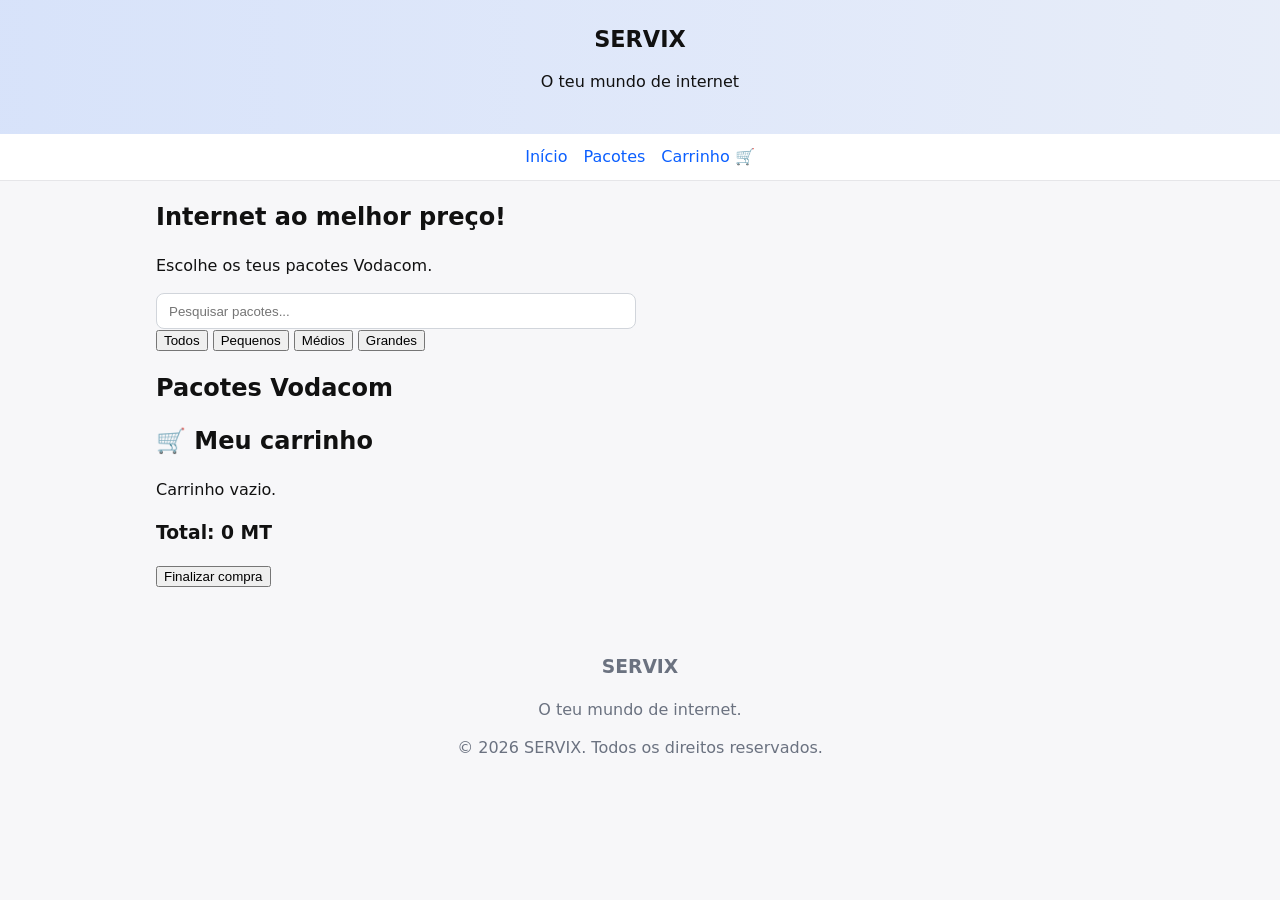
<file: index.html>
<!DOCTYPE html>
<html lang="pt">
<head>
<meta charset="UTF-8">
<meta name="viewport" content="width=device-width, initial-scale=1.0">
<title>SERVIX - Loja Digital</title>
<link rel="stylesheet" href="style.css">
</head>
<body>

<header>
    <h1>SERVIX</h1>
    <p>O teu mundo de internet</p>
</header>

<nav>
    <a href="#inicio">Início</a>
    <a href="#packages">Pacotes</a>
    <a href="#carrinho">Carrinho 🛒</a>
</nav>

<main id="inicio">

    <section class="boas-vindas">
        <h2>Internet ao melhor preço!</h2>
        <p>Escolhe os teus pacotes Vodacom.</p>
    </section>

    <input
        type="search"
        id="pesquisa"
        placeholder="Pesquisar pacotes..."
    >

    <div class="categorias">
        <button onclick="filtrar('todos')">Todos</button>
        <button onclick="filtrar('pequenos')">Pequenos</button>
        <button onclick="filtrar('medios')">Médios</button>
        <button onclick="filtrar('grandes')">Grandes</button>
    </div>

    <h2>Pacotes Vodacom</h2>

    <div id="packages"></div>

    <section id="carrinho">
        <h2>🛒 Meu carrinho</h2>

        <div id="itens-carrinho">
            Carrinho vazio.
        </div>

        <h3 id="total">Total: 0 MT</h3>

        <button onclick="finalizarCompra()">
            Finalizar compra
        </button>
    </section>

</main>

<footer>
    <h3>SERVIX</h3>
    <p>O teu mundo de internet.</p>
    <p>© 2026 SERVIX. Todos os direitos reservados.</p>
</footer>

<script src="script.js"></script>

</body>
</html>
</file>
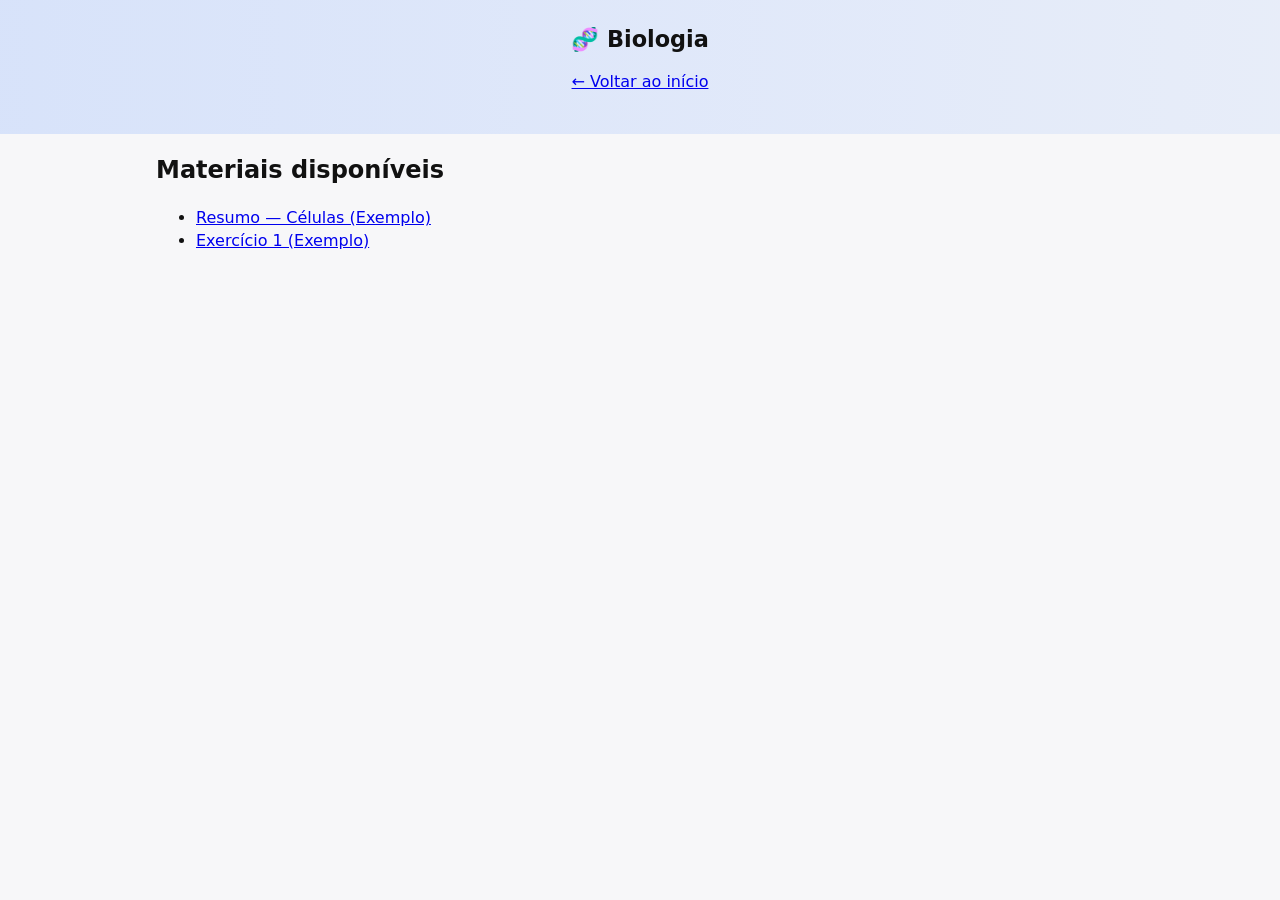
<file: biologia.html>
<!doctype html>
<html lang="pt">
<head>
  <meta charset="utf-8">
  <meta name="viewport" content="width=device-width,initial-scale=1">
  <title>Biologia — Biblioteca Escolar Moçambique</title>
  <link rel="stylesheet" href="style.css">
</head>
<body>
  <header>
    <h1>🧬 Biologia</h1>
    <p><a href="/">← Voltar ao início</a></p>
  </header>
  <main>
    <section>
      <h2>Materiais disponíveis</h2>
      <ul>
        <li><a href="materials/biologia/resumo1.txt" download>Resumo — Células (Exemplo)</a></li>
        <li><a href="materials/biologia/exercicio1.txt" download>Exercício 1 (Exemplo)</a></li>
      </ul>
    </section>
  </main>
</body>
</html>
</file>
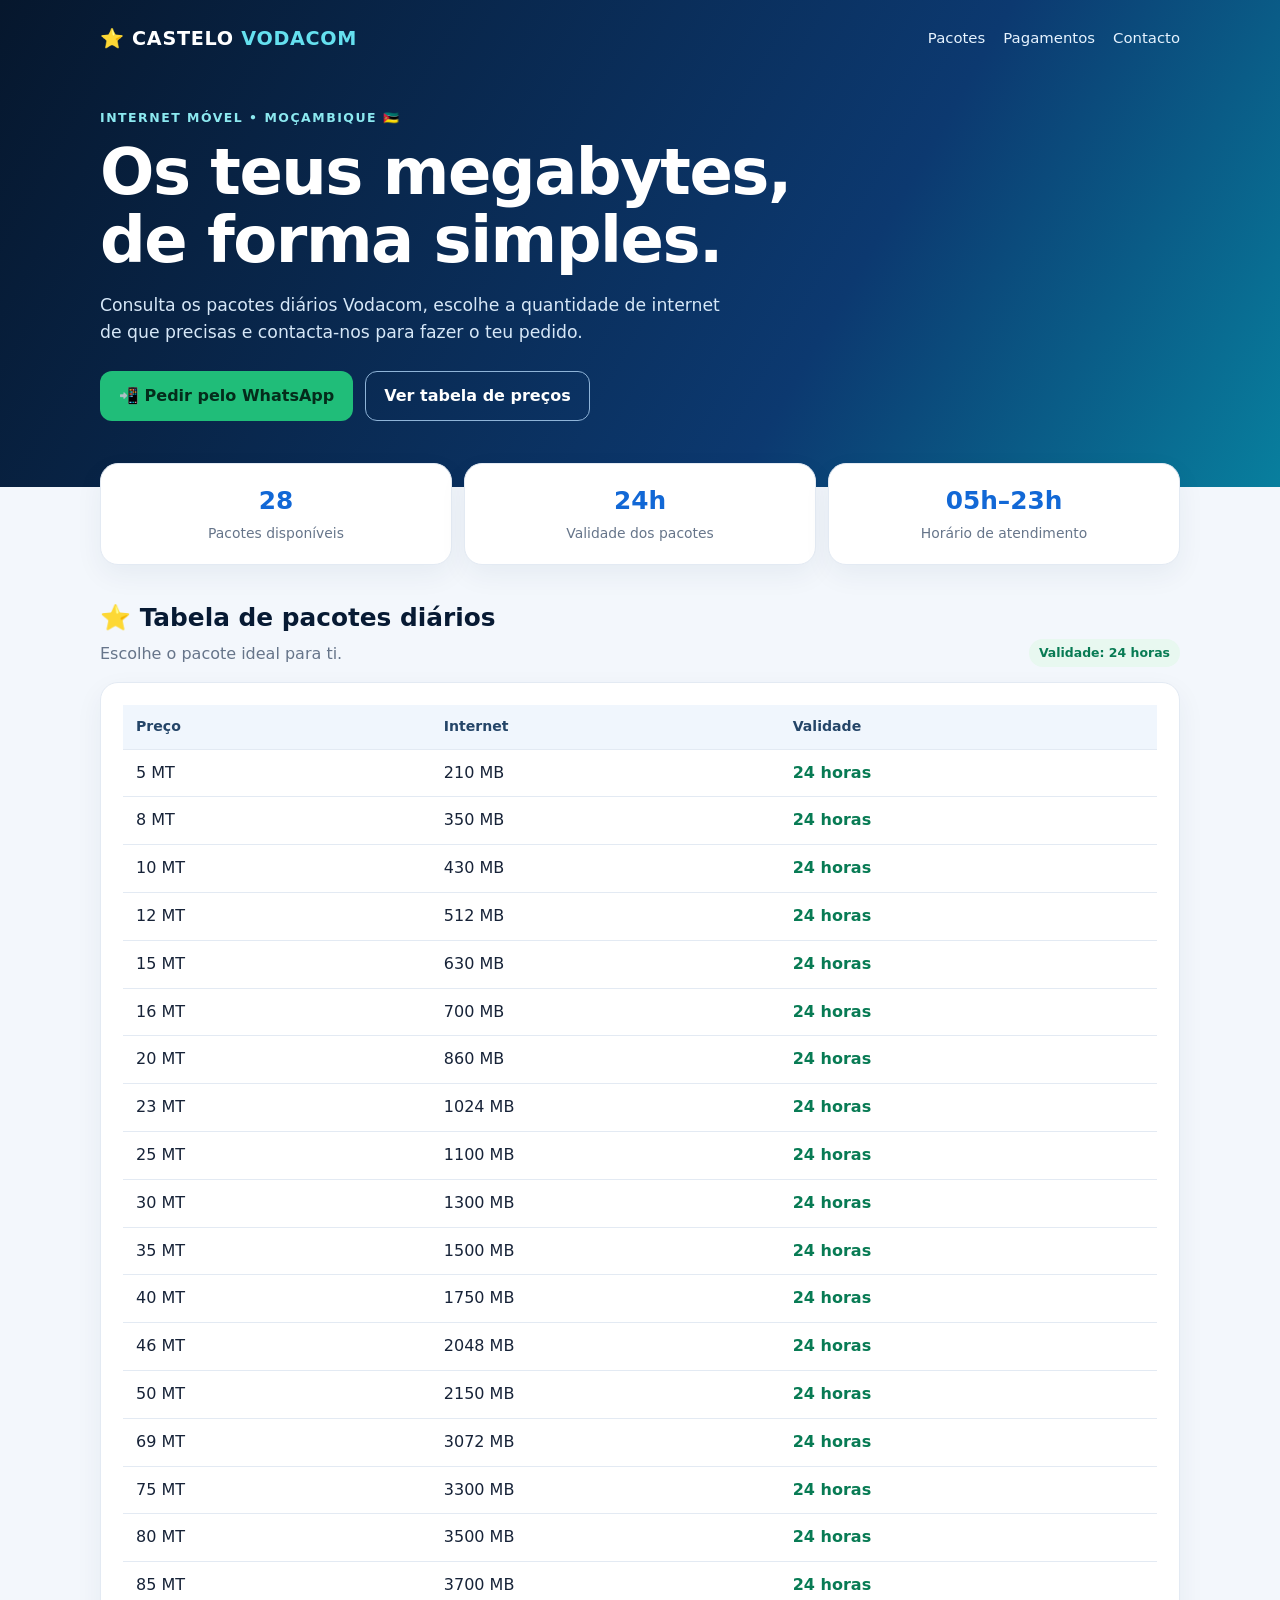
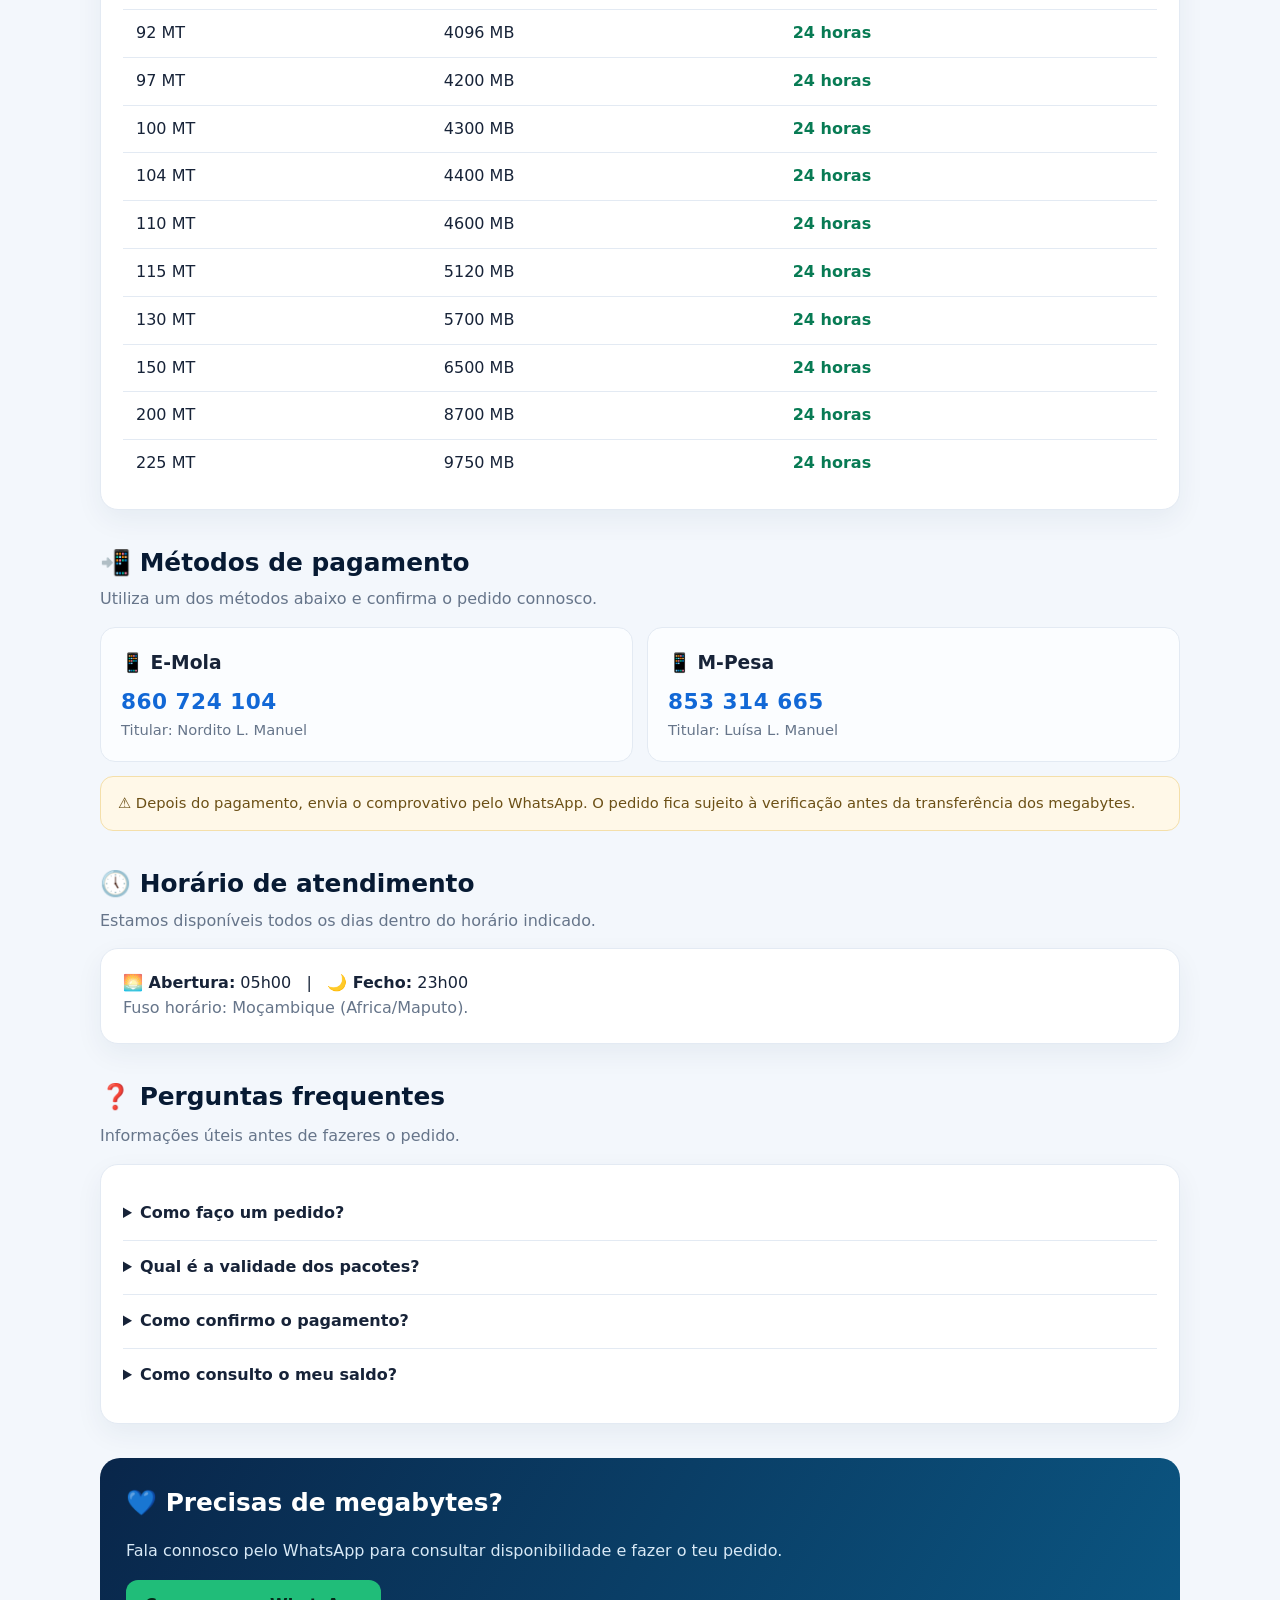
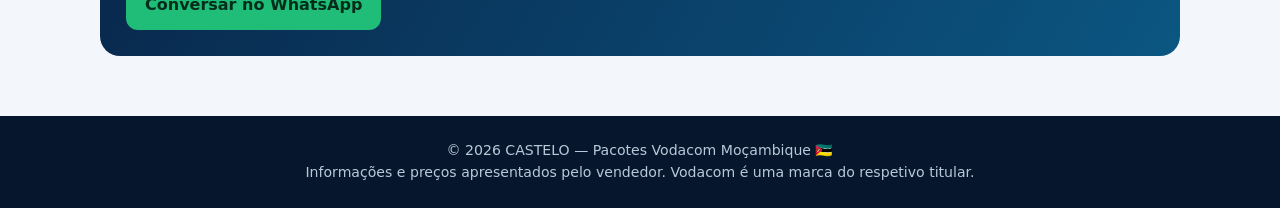
<file: castelo-vodacom-1.html>
<!doctype html>
<html lang="pt-MZ">
<head>
  <meta charset="utf-8">
  <meta name="viewport" content="width=device-width, initial-scale=1">
  <meta name="description" content="CASTELO — Pacotes diários de internet Vodacom em Moçambique. Consulte preços, validade e métodos de pagamento.">
  <meta name="robots" content="index,follow">
  <title>CASTELO | Pacotes Vodacom Moçambique</title>
  <style>
    :root{--navy:#071a33;--blue:#1268d6;--cyan:#20b9d5;--green:#16a765;--ink:#172338;--muted:#66758a;--bg:#f3f7fc;--line:#e3eaf3;--white:#fff}
    *{box-sizing:border-box}html{scroll-behavior:smooth}body{margin:0;background:var(--bg);color:var(--ink);font-family:system-ui,-apple-system,Segoe UI,Roboto,Arial,sans-serif;line-height:1.55}
    a{color:inherit}.wrap{width:min(1080px,92%);margin:auto}
    header{background:linear-gradient(120deg,#06172d,#0c3970 65%,#087f9e);color:white;padding:24px 0 56px}
    nav{display:flex;align-items:center;justify-content:space-between;gap:16px;flex-wrap:wrap}
    .brand{font-weight:900;letter-spacing:.7px;font-size:1.2rem}.brand span{color:#65e0ef}
    .navlinks{display:flex;gap:18px;flex-wrap:wrap;font-size:.93rem}.navlinks a{text-decoration:none;color:#e6f3ff}
    .hero{padding:54px 0 10px;max-width:760px}.eyebrow{color:#8ce9f0;font-weight:800;text-transform:uppercase;letter-spacing:1.5px;font-size:.78rem}
    h1{font-size:clamp(2.1rem,6vw,4rem);line-height:1.06;margin:12px 0 16px;letter-spacing:-1.5px}
    .hero p{color:#d6e7f7;font-size:1.08rem;max-width:620px}
    .actions{display:flex;gap:12px;flex-wrap:wrap;margin-top:25px}
    .btn{display:inline-flex;align-items:center;justify-content:center;padding:12px 18px;border-radius:12px;text-decoration:none;font-weight:800;border:1px solid transparent}
    .btn.primary{background:#20bd79;color:#042c1b}.btn.secondary{border-color:#8fb4d8;color:white}
    main{padding:34px 0 60px}.stats{display:grid;grid-template-columns:repeat(3,1fr);gap:12px;margin-top:-58px;position:relative}
    .stat,.panel{background:white;border:1px solid var(--line);border-radius:18px;box-shadow:0 10px 28px rgba(12,43,78,.06)}
    .stat{padding:18px;text-align:center}.stat strong{display:block;font-size:1.55rem;color:var(--blue)}.stat span{font-size:.87rem;color:var(--muted)}
    section{margin-top:34px}.section-head{display:flex;justify-content:space-between;align-items:end;gap:16px;flex-wrap:wrap;margin-bottom:15px}
    h2{font-size:1.55rem;margin:0;color:var(--navy)}.sub{color:var(--muted);margin:5px 0 0}
    .panel{padding:22px}.table-wrap{overflow-x:auto}.price-table{width:100%;border-collapse:collapse;min-width:300px}.price-table th,.price-table td{text-align:left;padding:11px 13px;border-bottom:1px solid var(--line)}.price-table th{background:#f0f6fd;color:#244568;font-size:.88rem}.price-table tr:last-child td{border-bottom:0}.price-table td:last-child{font-weight:800;color:#087b54}
    .pill{display:inline-block;background:#e8f8f0;color:#087b54;border-radius:30px;padding:4px 10px;font-size:.78rem;font-weight:800}
    .payments{display:grid;grid-template-columns:repeat(2,1fr);gap:14px}.pay{padding:20px;border:1px solid var(--line);border-radius:15px;background:#fbfdff}.pay h3{margin:0 0 8px}.number{font-size:1.35rem;font-weight:900;color:var(--blue);letter-spacing:.5px}.holder{color:var(--muted);font-size:.92rem}
    .notice{background:#fff8e8;border:1px solid #f4dfaa;padding:15px 17px;border-radius:13px;color:#6c5016;margin-top:14px;font-size:.92rem}
    .faq details{border-bottom:1px solid var(--line);padding:14px 0}.faq details:last-child{border:0}.faq summary{font-weight:800;cursor:pointer}.faq p{color:var(--muted);margin:8px 0 0}
    .contact{background:linear-gradient(120deg,#09264a,#0b5682);color:white;border-radius:20px;padding:26px}.contact h2{color:white}.contact p{color:#d8e9f6}
    footer{padding:24px 0;background:#06172d;color:#b9c9d9;text-align:center;font-size:.88rem}
    @media(max-width:650px){.stats{grid-template-columns:1fr 1fr}.stat:last-child{grid-column:span 2}.payments{grid-template-columns:1fr}.hero{padding-top:38px}.panel{padding:15px}.navlinks{gap:12px}}
  </style>
</head>
<body>
<header>
  <div class="wrap">
    <nav>
      <div class="brand">⭐ CASTELO <span>VODACOM</span></div>
      <div class="navlinks">
        <a href="#pacotes">Pacotes</a><a href="#pagamentos">Pagamentos</a><a href="#contacto">Contacto</a>
      </div>
    </nav>
    <div class="hero">
      <div class="eyebrow">Internet móvel • Moçambique 🇲🇿</div>
      <h1>Os teus megabytes, de forma simples.</h1>
      <p>Consulta os pacotes diários Vodacom, escolhe a quantidade de internet de que precisas e contacta-nos para fazer o teu pedido.</p>
      <div class="actions">
        <a class="btn primary" href="https://wa.me/258860724104" target="_blank" rel="noopener">📲 Pedir pelo WhatsApp</a>
        <a class="btn secondary" href="#pacotes">Ver tabela de preços</a>
      </div>
    </div>
  </div>
</header>
<main class="wrap">
  <div class="stats">
    <div class="stat"><strong>28</strong><span>Pacotes disponíveis</span></div>
    <div class="stat"><strong>24h</strong><span>Validade dos pacotes</span></div>
    <div class="stat"><strong>05h–23h</strong><span>Horário de atendimento</span></div>
  </div>

  <section id="pacotes">
    <div class="section-head">
      <div><h2>⭐ Tabela de pacotes diários</h2><p class="sub">Escolhe o pacote ideal para ti.</p></div>
      <span class="pill">Validade: 24 horas</span>
    </div>
    <div class="panel table-wrap">
      <table class="price-table">
        <thead><tr><th>Preço</th><th>Internet</th><th>Validade</th></tr></thead>
        <tbody>
          <tr><td>5 MT</td><td>210 MB</td><td>24 horas</td></tr>
          <tr><td>8 MT</td><td>350 MB</td><td>24 horas</td></tr>
          <tr><td>10 MT</td><td>430 MB</td><td>24 horas</td></tr>
          <tr><td>12 MT</td><td>512 MB</td><td>24 horas</td></tr>
          <tr><td>15 MT</td><td>630 MB</td><td>24 horas</td></tr>
          <tr><td>16 MT</td><td>700 MB</td><td>24 horas</td></tr>
          <tr><td>20 MT</td><td>860 MB</td><td>24 horas</td></tr>
          <tr><td>23 MT</td><td>1024 MB</td><td>24 horas</td></tr>
          <tr><td>25 MT</td><td>1100 MB</td><td>24 horas</td></tr>
          <tr><td>30 MT</td><td>1300 MB</td><td>24 horas</td></tr>
          <tr><td>35 MT</td><td>1500 MB</td><td>24 horas</td></tr>
          <tr><td>40 MT</td><td>1750 MB</td><td>24 horas</td></tr>
          <tr><td>46 MT</td><td>2048 MB</td><td>24 horas</td></tr>
          <tr><td>50 MT</td><td>2150 MB</td><td>24 horas</td></tr>
          <tr><td>69 MT</td><td>3072 MB</td><td>24 horas</td></tr>
          <tr><td>75 MT</td><td>3300 MB</td><td>24 horas</td></tr>
          <tr><td>80 MT</td><td>3500 MB</td><td>24 horas</td></tr>
          <tr><td>85 MT</td><td>3700 MB</td><td>24 horas</td></tr>
          <tr><td>92 MT</td><td>4096 MB</td><td>24 horas</td></tr>
          <tr><td>97 MT</td><td>4200 MB</td><td>24 horas</td></tr>
          <tr><td>100 MT</td><td>4300 MB</td><td>24 horas</td></tr>
          <tr><td>104 MT</td><td>4400 MB</td><td>24 horas</td></tr>
          <tr><td>110 MT</td><td>4600 MB</td><td>24 horas</td></tr>
          <tr><td>115 MT</td><td>5120 MB</td><td>24 horas</td></tr>
          <tr><td>130 MT</td><td>5700 MB</td><td>24 horas</td></tr>
          <tr><td>150 MT</td><td>6500 MB</td><td>24 horas</td></tr>
          <tr><td>200 MT</td><td>8700 MB</td><td>24 horas</td></tr>
          <tr><td>225 MT</td><td>9750 MB</td><td>24 horas</td></tr>
        </tbody>
      </table>
    </div>
  </section>

  <section id="pagamentos">
    <div class="section-head"><div><h2>📲 Métodos de pagamento</h2><p class="sub">Utiliza um dos métodos abaixo e confirma o pedido connosco.</p></div></div>
    <div class="payments">
      <div class="pay"><h3>📱 E-Mola</h3><div class="number">860 724 104</div><div class="holder">Titular: Nordito L. Manuel</div></div>
      <div class="pay"><h3>📱 M-Pesa</h3><div class="number">853 314 665</div><div class="holder">Titular: Luísa L. Manuel</div></div>
    </div>
    <div class="notice">⚠️ Depois do pagamento, envia o comprovativo pelo WhatsApp. O pedido fica sujeito à verificação antes da transferência dos megabytes.</div>
  </section>

  <section>
    <div class="section-head"><div><h2>🕔 Horário de atendimento</h2><p class="sub">Estamos disponíveis todos os dias dentro do horário indicado.</p></div></div>
    <div class="panel"><strong>🌅 Abertura:</strong> 05h00 &nbsp; | &nbsp; <strong>🌙 Fecho:</strong> 23h00<br><span class="sub">Fuso horário: Moçambique (Africa/Maputo).</span></div>
  </section>

  <section class="faq">
    <div class="section-head"><div><h2>❓ Perguntas frequentes</h2><p class="sub">Informações úteis antes de fazeres o pedido.</p></div></div>
    <div class="panel">
      <details><summary>Como faço um pedido?</summary><p>Escolhe um pacote na tabela e contacta-nos pelo WhatsApp para solicitar a transferência.</p></details>
      <details><summary>Qual é a validade dos pacotes?</summary><p>Todos os pacotes desta tabela têm validade de 24 horas.</p></details>
      <details><summary>Como confirmo o pagamento?</summary><p>Envia o comprovativo pelo WhatsApp. O pagamento será verificado antes de o pedido ser concluído.</p></details>
      <details><summary>Como consulto o meu saldo?</summary><p>Depois da transferência, podes consultar o saldo Vodacom digitando *100# no teu telemóvel.</p></details>
    </div>
  </section>

  <section id="contacto">
    <div class="contact">
      <h2>💙 Precisas de megabytes?</h2>
      <p>Fala connosco pelo WhatsApp para consultar disponibilidade e fazer o teu pedido.</p>
      <a class="btn primary" href="https://wa.me/258860724104" target="_blank" rel="noopener">Conversar no WhatsApp</a>
    </div>
  </section>
</main>
<footer><div class="wrap">© <span id="year">2026</span> CASTELO — Pacotes Vodacom Moçambique 🇲🇿<br>Informações e preços apresentados pelo vendedor. Vodacom é uma marca do respetivo titular.</div></footer>
</body>
</html>
</file>
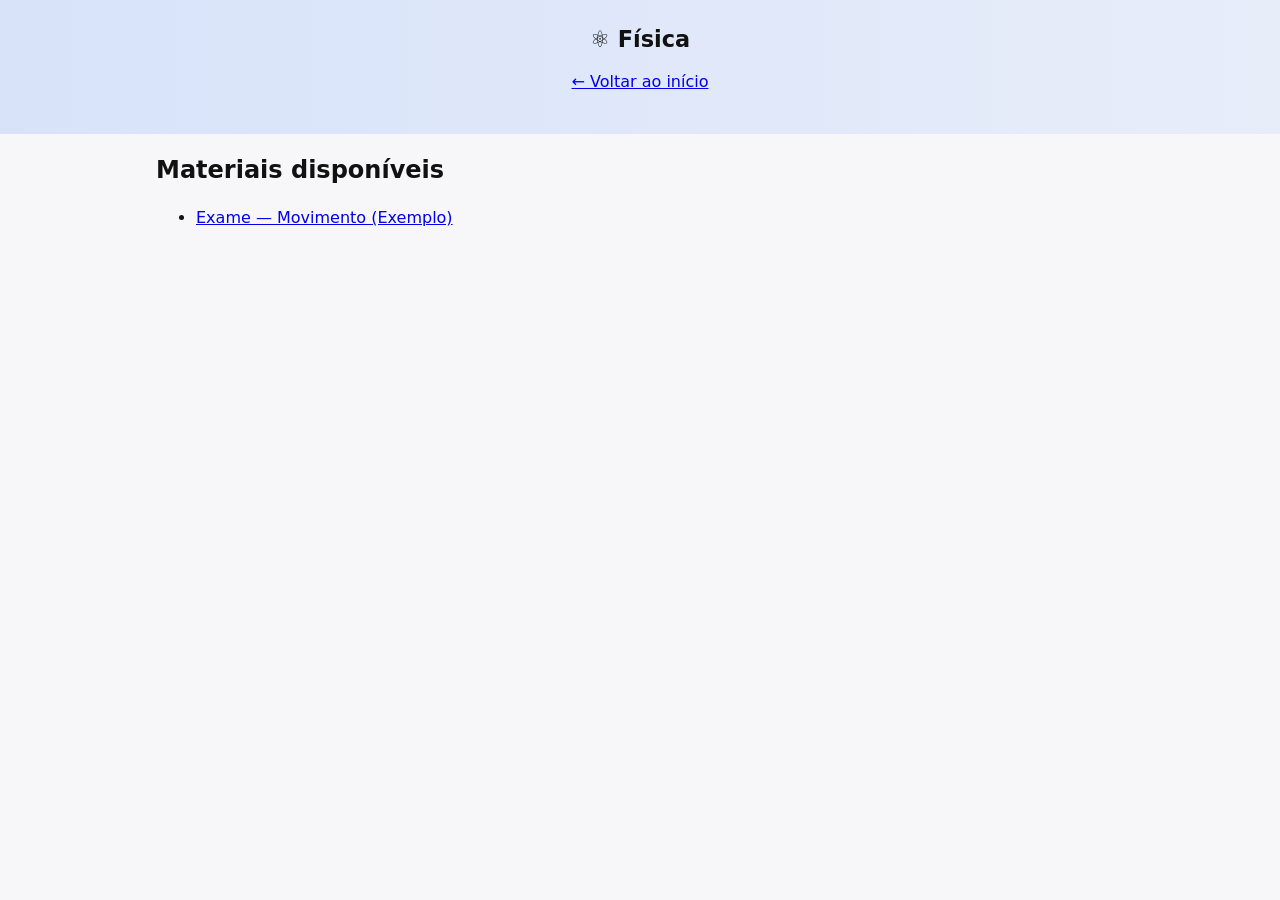
<file: fisica.html>
<!doctype html>
<html lang="pt">
<head>
  <meta charset="utf-8">
  <meta name="viewport" content="width=device-width,initial-scale=1">
  <title>Física — Biblioteca Escolar Moçambique</title>
  <link rel="stylesheet" href="style.css">
</head>
<body>
  <header>
    <h1>⚛️ Física</h1>
    <p><a href="/">← Voltar ao início</a></p>
  </header>
  <main>
    <section>
      <h2>Materiais disponíveis</h2>
      <ul>
        <li><a href="materials/fisica/exame1.txt" download>Exame — Movimento (Exemplo)</a></li>
      </ul>
    </section>
  </main>
</body>
</html>
</file>
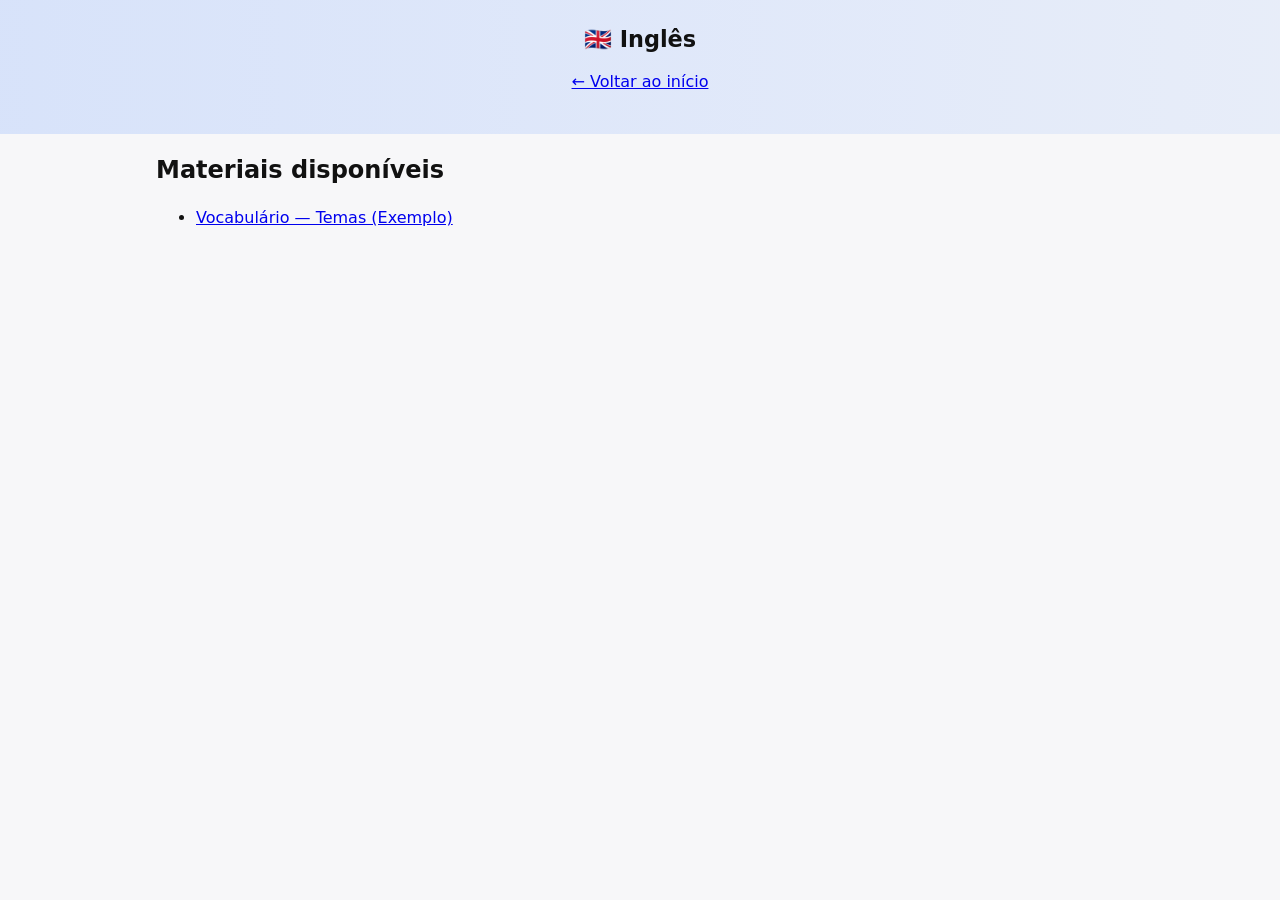
<file: ingles.html>
<!doctype html>
<html lang="pt">
<head>
  <meta charset="utf-8">
  <meta name="viewport" content="width=device-width,initial-scale=1">
  <title>Inglês — Biblioteca Escolar Moçambique</title>
  <link rel="stylesheet" href="style.css">
</head>
<body>
  <header>
    <h1>🇬🇧 Inglês</h1>
    <p><a href="/">← Voltar ao início</a></p>
  </header>
  <main>
    <section>
      <h2>Materiais disponíveis</h2>
      <ul>
        <li><a href="materials/ingles/vocab1.txt" download>Vocabulário — Temas (Exemplo)</a></li>
      </ul>
    </section>
  </main>
</body>
</html>
</file>
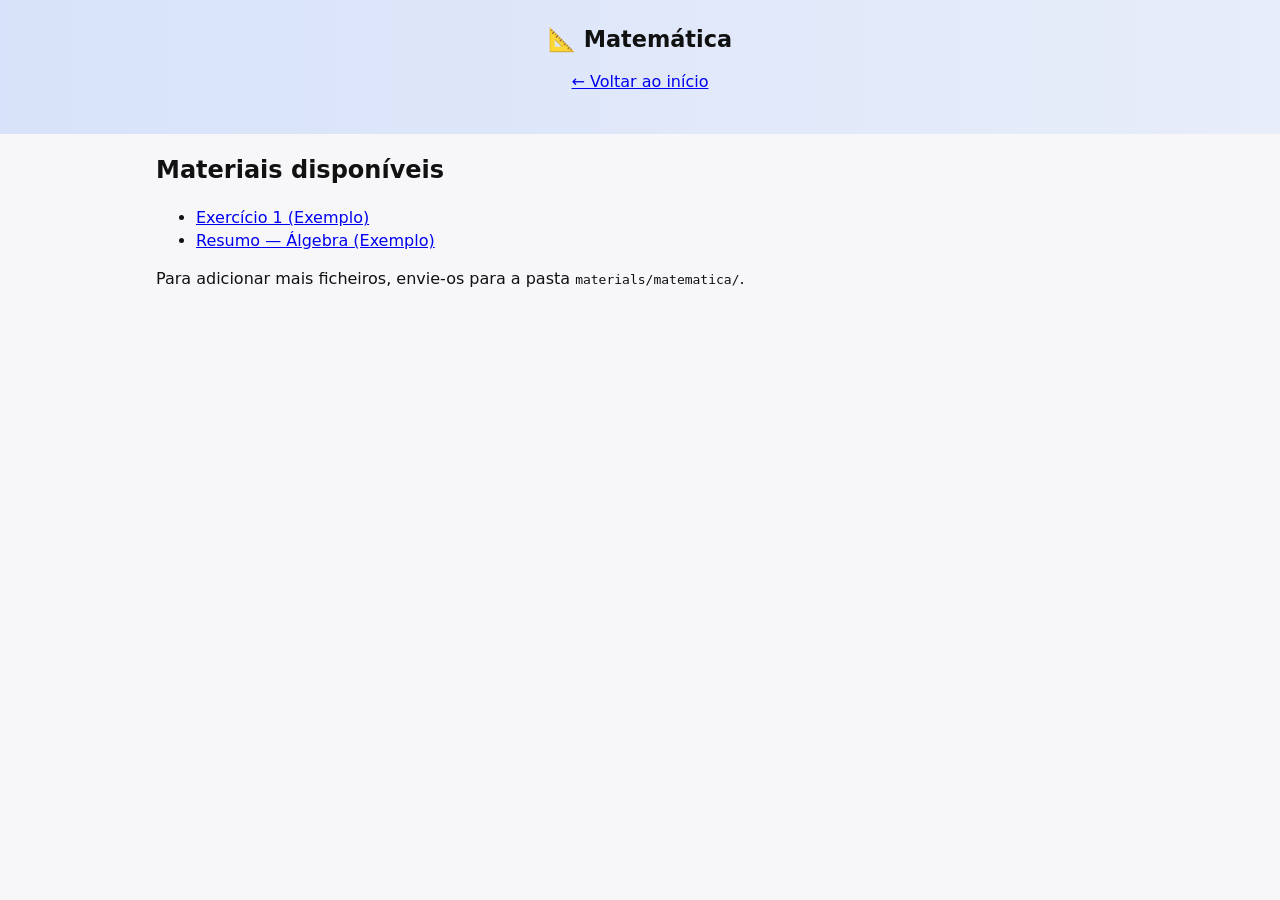
<file: matematica.html>
<!doctype html>
<html lang="pt">
<head>
  <meta charset="utf-8">
  <meta name="viewport" content="width=device-width,initial-scale=1">
  <title>Matemática — Biblioteca Escolar Moçambique</title>
  <link rel="stylesheet" href="style.css">
</head>
<body>
  <header>
    <h1>📐 Matemática</h1>
    <p><a href="/">← Voltar ao início</a></p>
  </header>
  <main>
    <section>
      <h2>Materiais disponíveis</h2>
      <ul>
        <li><a href="materials/matematica/exercicio1.txt" download>Exercício 1 (Exemplo)</a></li>
        <li><a href="materials/matematica/resumo1.txt" download>Resumo — Álgebra (Exemplo)</a></li>
      </ul>
      <p>Para adicionar mais ficheiros, envie-os para a pasta <code>materials/matematica/</code>.</p>
    </section>
  </main>
</body>
</html>
</file>
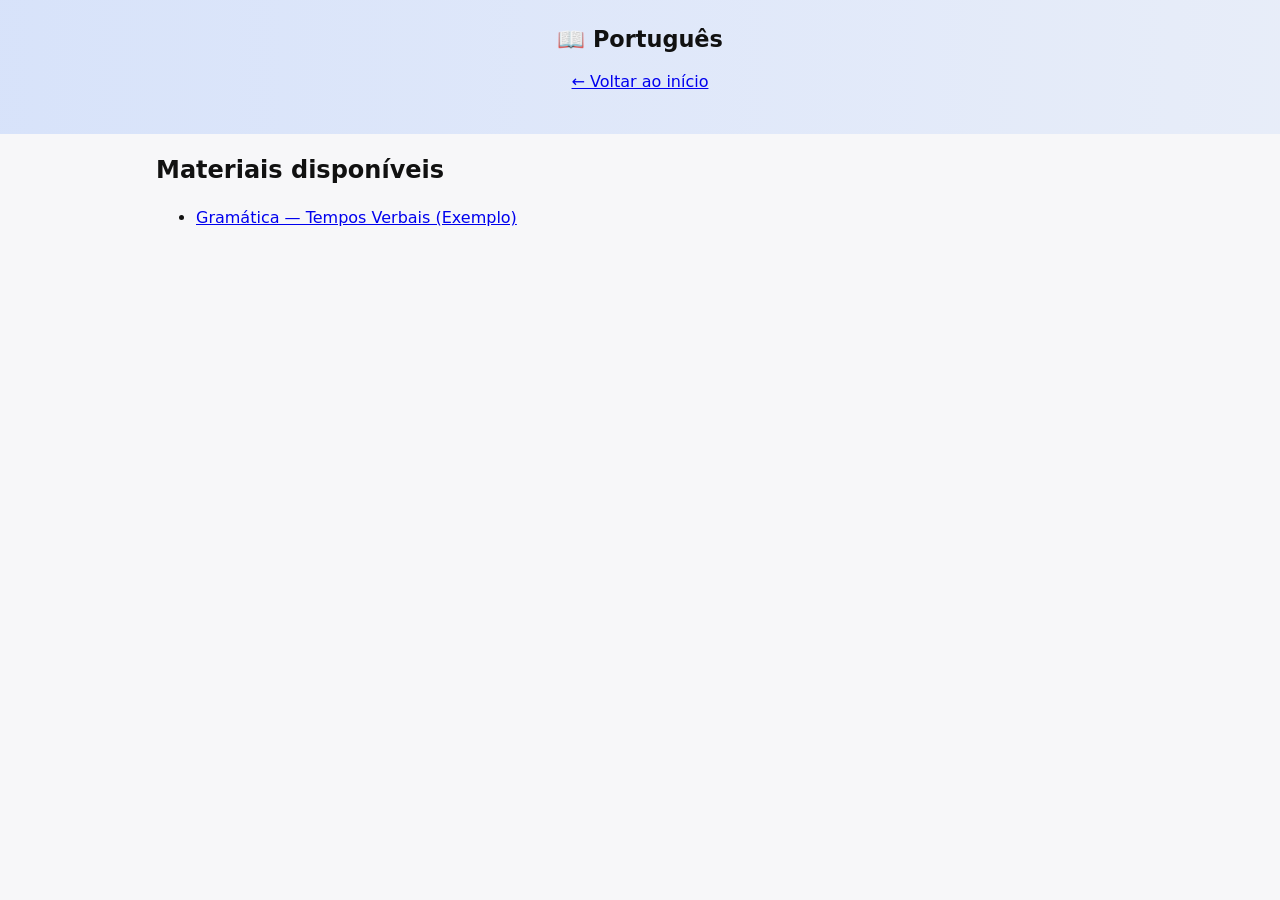
<file: portugues.html>
<!doctype html>
<html lang="pt">
<head>
  <meta charset="utf-8">
  <meta name="viewport" content="width=device-width,initial-scale=1">
  <title>Português — Biblioteca Escolar Moçambique</title>
  <link rel="stylesheet" href="style.css">
</head>
<body>
  <header>
    <h1>📖 Português</h1>
    <p><a href="/">← Voltar ao início</a></p>
  </header>
  <main>
    <section>
      <h2>Materiais disponíveis</h2>
      <ul>
        <li><a href="materials/portugues/gramatica1.txt" download>Gramática — Tempos Verbais (Exemplo)</a></li>
      </ul>
    </section>
  </main>
</body>
</html>
</file>
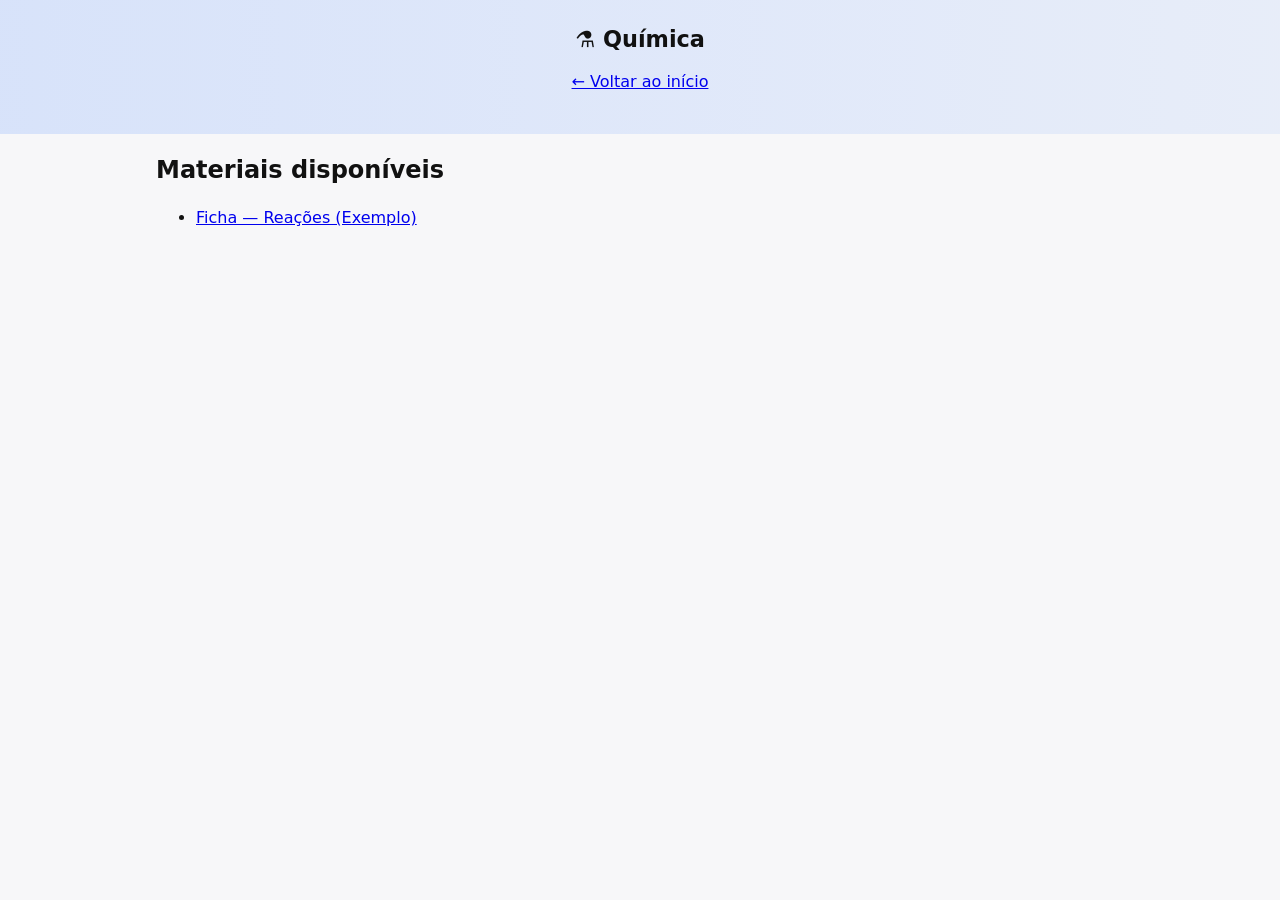
<file: quimica.html>
<!doctype html>
<html lang="pt">
<head>
  <meta charset="utf-8">
  <meta name="viewport" content="width=device-width,initial-scale=1">
  <title>Química — Biblioteca Escolar Moçambique</title>
  <link rel="stylesheet" href="style.css">
</head>
<body>
  <header>
    <h1>⚗️ Química</h1>
    <p><a href="/">← Voltar ao início</a></p>
  </header>
  <main>
    <section>
      <h2>Materiais disponíveis</h2>
      <ul>
        <li><a href="materials/quimica/ficha1.txt" download>Ficha — Reações (Exemplo)</a></li>
      </ul>
    </section>
  </main>
</body>
</html>
</file>
<file: style.css>
/* style.css — estilos básicos responsivos e acessíveis */
:root{
  --bg:#f7f7f9;
  --card:#ffffff;
  --accent:#0b5fff;
  --muted:#6b7280;
}
*{box-sizing:border-box}
body{font-family:system-ui,-apple-system,Segoe UI,Roboto,'Helvetica Neue',Arial;line-height:1.4;margin:0;background:var(--bg);color:#111}
.skip-link{position:absolute;left:-999px;top:auto;width:1px;height:1px;overflow:hidden}
.skip-link:focus{position:static;width:auto;height:auto;padding:0.5rem;background:#000;color:#fff}
header{padding:1.5rem 1rem;background:linear-gradient(90deg,#0b5fff22,#0b5fff11);text-align:center}
header h1{margin:0;font-size:1.4rem}
nav{display:flex;gap:1rem;justify-content:center;padding:0.75rem 1rem;background:#fff;border-bottom:1px solid #e6e6e9}
nav a{color:var(--accent);text-decoration:none}
main{max-width:1000px;margin:1.25rem auto;padding:0 1rem}
.hero{background:transparent;padding:1rem;border-radius:8px}
#search-form{margin-top:0.75rem;display:flex;justify-content:center}
#pesquisa{width:100%;max-width:480px;padding:0.6rem 0.75rem;border-radius:8px;border:1px solid #d1d5db}
.cards{display:grid;grid-template-columns:repeat(auto-fit,minmax(220px,1fr));gap:1rem;margin-top:1rem}
.card{background:var(--card);padding:1rem;border-radius:10px;box-shadow:0 1px 3px rgba(16,24,40,0.04);outline:none}
.card:focus{box-shadow:0 0 0 4px rgba(11,95,255,0.12)}
.card h3{margin:0 0 0.25rem 0}
.view-btn{margin-top:0.5rem;padding:0.5rem 0.75rem;border-radius:6px;border:1px solid #e2e8f0;background:transparent;cursor:pointer}
.view-btn:hover{background:var(--accent);color:#fff;border-color:var(--accent)}
footer{text-align:center;padding:1rem;margin-top:2rem;color:var(--muted)}
.visually-hidden{position:absolute!important;height:1px;width:1px;overflow:hidden;clip:rect(1px,1px,1px,1px);white-space:nowrap}
@media (prefers-reduced-motion:reduce){*{animation:none!important;transition:none!important}}
</file>
